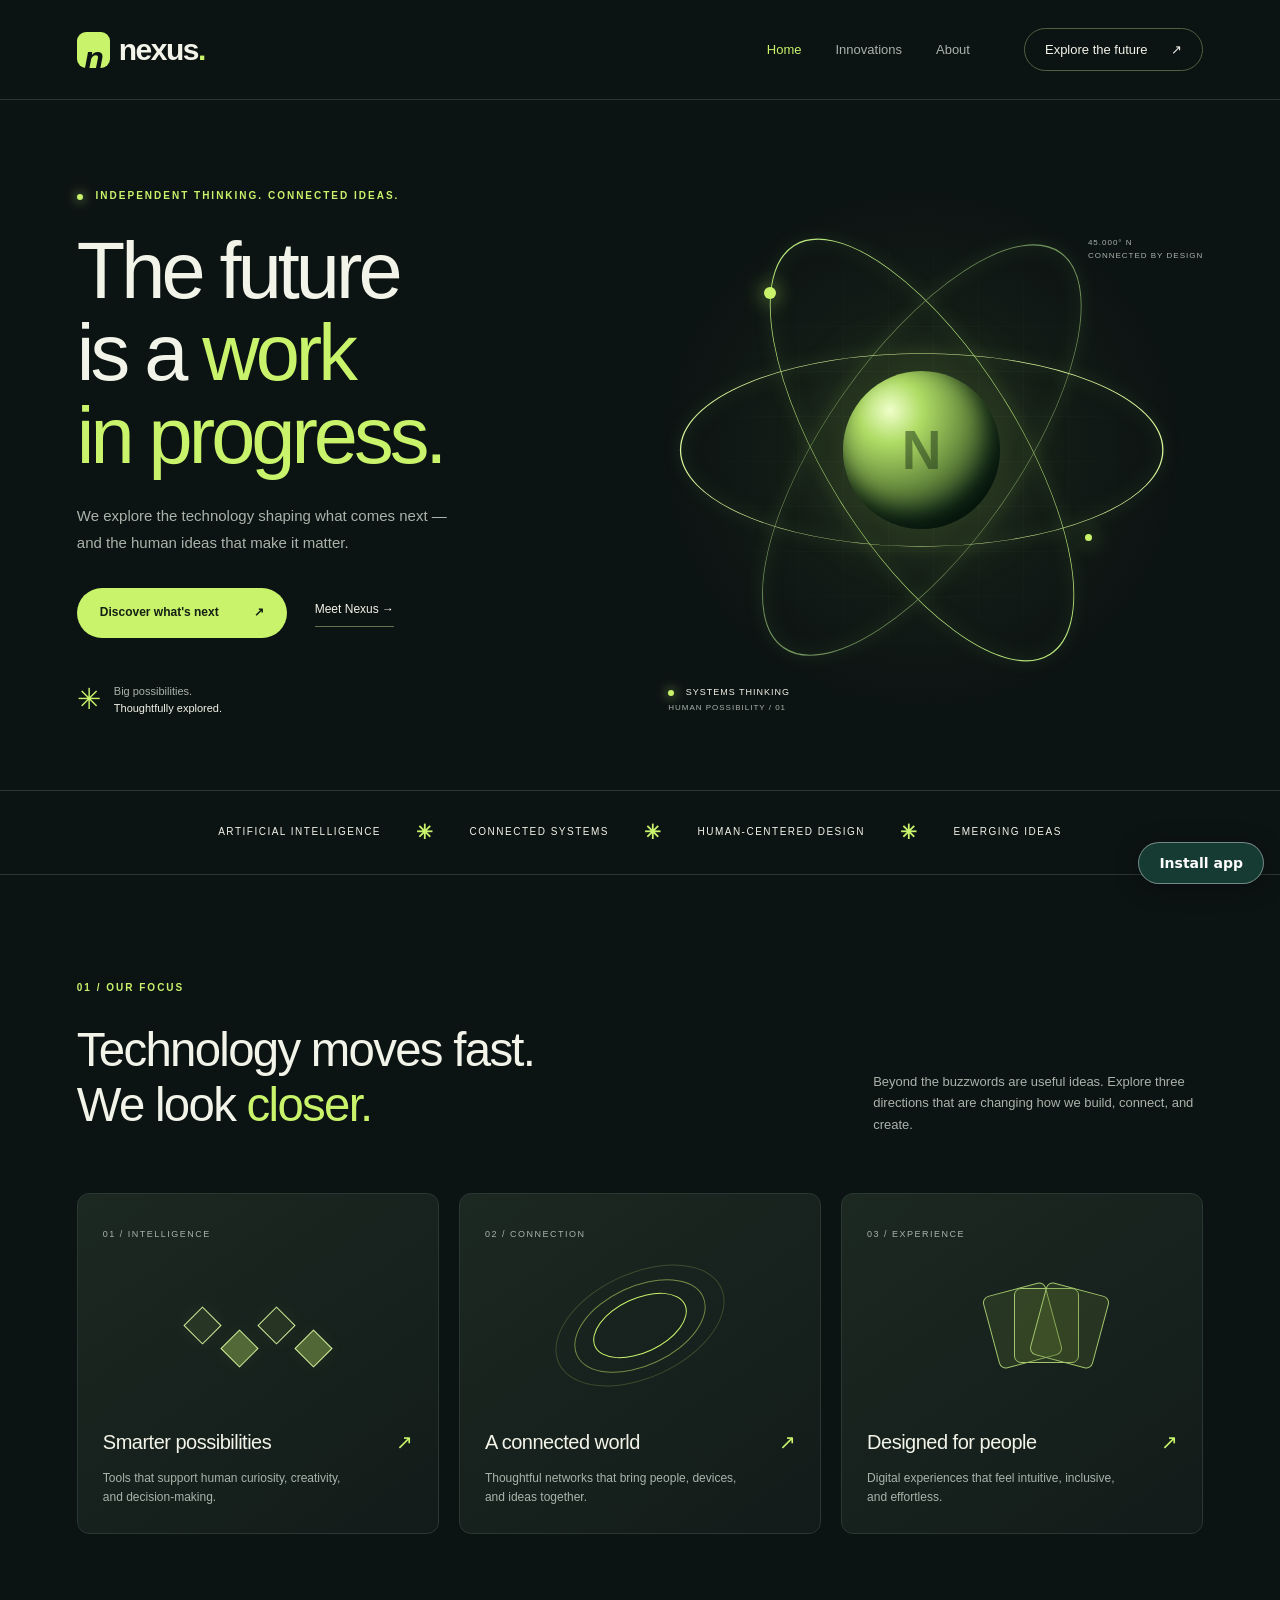
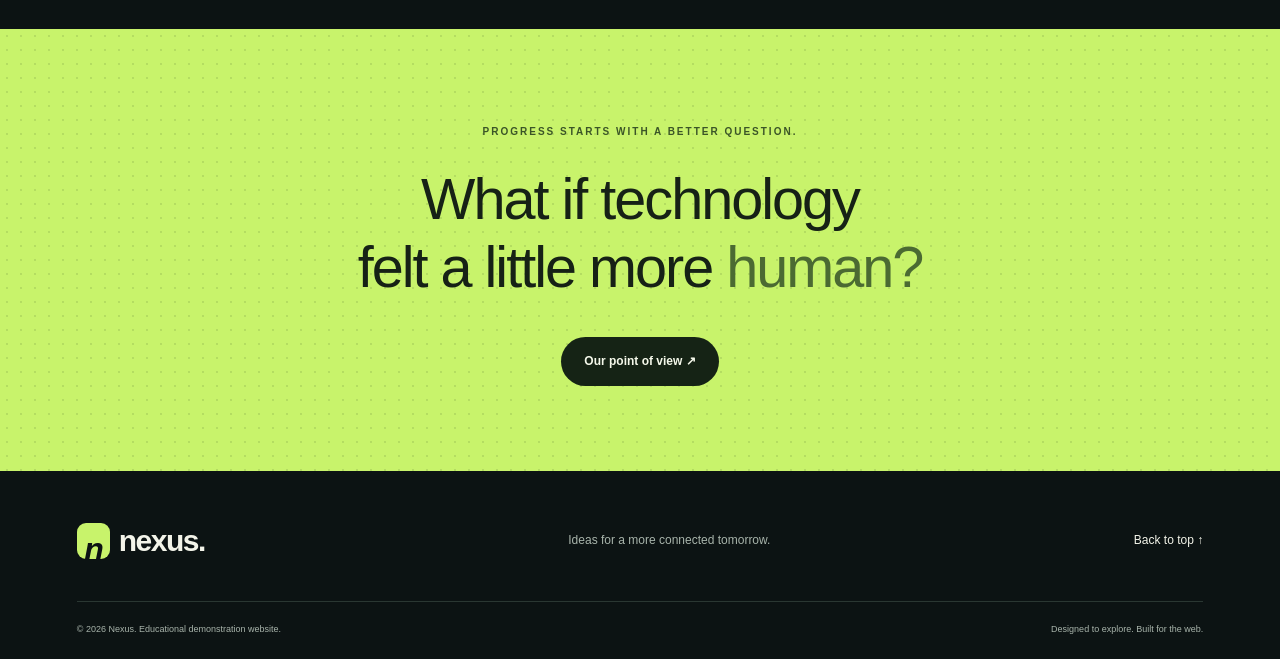
<file: index.html>
<!DOCTYPE html>
<html lang="en" id="top"><head><meta charset="utf-8"><meta name="description" content="Nexus is a fictional technology studio exploring thoughtful digital experiences, connected systems, and emerging technology."><title>Home · Nexus</title><link rel="icon" href="assets/favicon.svg" type="image/svg+xml"><link rel="stylesheet" href="assets/style.css">

<!-- PWA ACADEMY: App settings inserted automatically. The manifest supplies the app name, icon, start page and standalone display. -->
<meta name="viewport" content="width=device-width, initial-scale=1" data-pwa-academy="v2">
<meta name="theme-color" content="#176f61" data-pwa-academy="v2">
<link rel="manifest" href="academy-app.webmanifest" data-pwa-academy="v2">
<link rel="apple-touch-icon" href="academy-icons/apple-touch-icon.png" data-pwa-academy="v2">
<link rel="stylesheet" href="academy-mobile.css" data-pwa-academy="v2">
<!-- PWA ACADEMY: End app settings. Original website content and scripts are retained. -->
</head><body><a class="skip" href="#main">Skip to content</a><header><a class="logo" href="index.html"><span class="mark">n</span> nexus<span class="dot">.</span></a><button class="menu" aria-expanded="false" aria-controls="navigation">Menu <span>☰</span></button><nav id="navigation" aria-label="Main navigation"><a href="index.html" aria-current="page">Home</a><a href="innovations.html">Innovations</a><a href="about.html">About</a><a class="nav-cta" href="innovations.html">Explore the future <span>↗</span></a></nav></header><main id="main"><section class="hero"><div class="hero-copy"><p class="eyebrow"><span class="live"></span> INDEPENDENT THINKING. CONNECTED IDEAS.</p><h1>The future<br>is a <em>work<br>in progress.</em></h1><p class="intro">We explore the technology shaping what comes next — and the human ideas that make it matter.</p><div class="actions"><a class="button" href="innovations.html">Discover what's next <span>↗</span></a><a class="text-link" href="about.html">Meet Nexus <span>→</span></a></div><div class="hero-note"><span class="mini-icon">✳</span><p>Big possibilities.<br><b>Thoughtfully explored.</b></p></div></div><div class="orbital" role="img" aria-label="Abstract luminous orbital rings surrounding a connected digital core"><div class="orbit o1"></div><div class="orbit o2"></div><div class="orbit o3"></div><div class="core"><span>N</span></div><span class="sat s1"></span><span class="sat s2"></span><div class="art-label"><span class="live"></span> SYSTEMS THINKING<br><small>HUMAN POSSIBILITY / 01</small></div><div class="art-coordinate">45.000° N<br>CONNECTED BY DESIGN</div></div></section><div class="ticker" aria-label="Areas of exploration"><span>ARTIFICIAL INTELLIGENCE</span><b>✳</b><span>CONNECTED SYSTEMS</span><b>✳</b><span>HUMAN-CENTERED DESIGN</span><b>✳</b><span>EMERGING IDEAS</span></div><section class="section"><div class="section-head"><div><p class="eyebrow">01 / OUR FOCUS</p><h2>Technology moves fast.<br>We look <em>closer.</em></h2></div><p>Beyond the buzzwords are useful ideas. Explore three directions that are changing how we build, connect, and create.</p></div><div class="feature-grid"><a class="feature" href="innovations.html#intelligence"><span class="number">01 / INTELLIGENCE</span><div class="feature-art nodes"><i></i><i></i><i></i><i></i></div><h3>Smarter possibilities <span>↗</span></h3><p>Tools that support human curiosity, creativity, and decision-making.</p></a><a class="feature" href="innovations.html#connected"><span class="number">02 / CONNECTION</span><div class="feature-art waves"><i></i><i></i><i></i></div><h3>A connected world <span>↗</span></h3><p>Thoughtful networks that bring people, devices, and ideas together.</p></a><a class="feature" href="innovations.html#experiences"><span class="number">03 / EXPERIENCE</span><div class="feature-art tiles"><i></i><i></i><i></i></div><h3>Designed for people <span>↗</span></h3><p>Digital experiences that feel intuitive, inclusive, and effortless.</p></a></div></section><section class="statement"><p class="eyebrow">PROGRESS STARTS WITH A BETTER QUESTION.</p><h2>What if technology<br>felt a little more <em>human?</em></h2><a class="button light" href="about.html">Our point of view ↗</a></section></main><footer><div class="footer-top"><a class="logo" href="index.html"><span class="mark">n</span> nexus.</a><p>Ideas for a more connected tomorrow.</p><a href="#top">Back to top ↑</a></div><div class="footer-bottom"><span>© <span id="year">2026</span> Nexus. Educational demonstration website.</span><span>Designed to explore. Built for the web.</span></div></footer><script src="assets/main.js"></script>

<!-- PWA ACADEMY: Registers offline support and adds the Install app control. Test on HTTPS after publishing; opening this HTML as a local file will not install the app. -->
<script src="academy-install.js" defer="" data-pwa-academy="v2"></script>
<!-- PWA ACADEMY: End app integration. -->
</body></html>
</file>
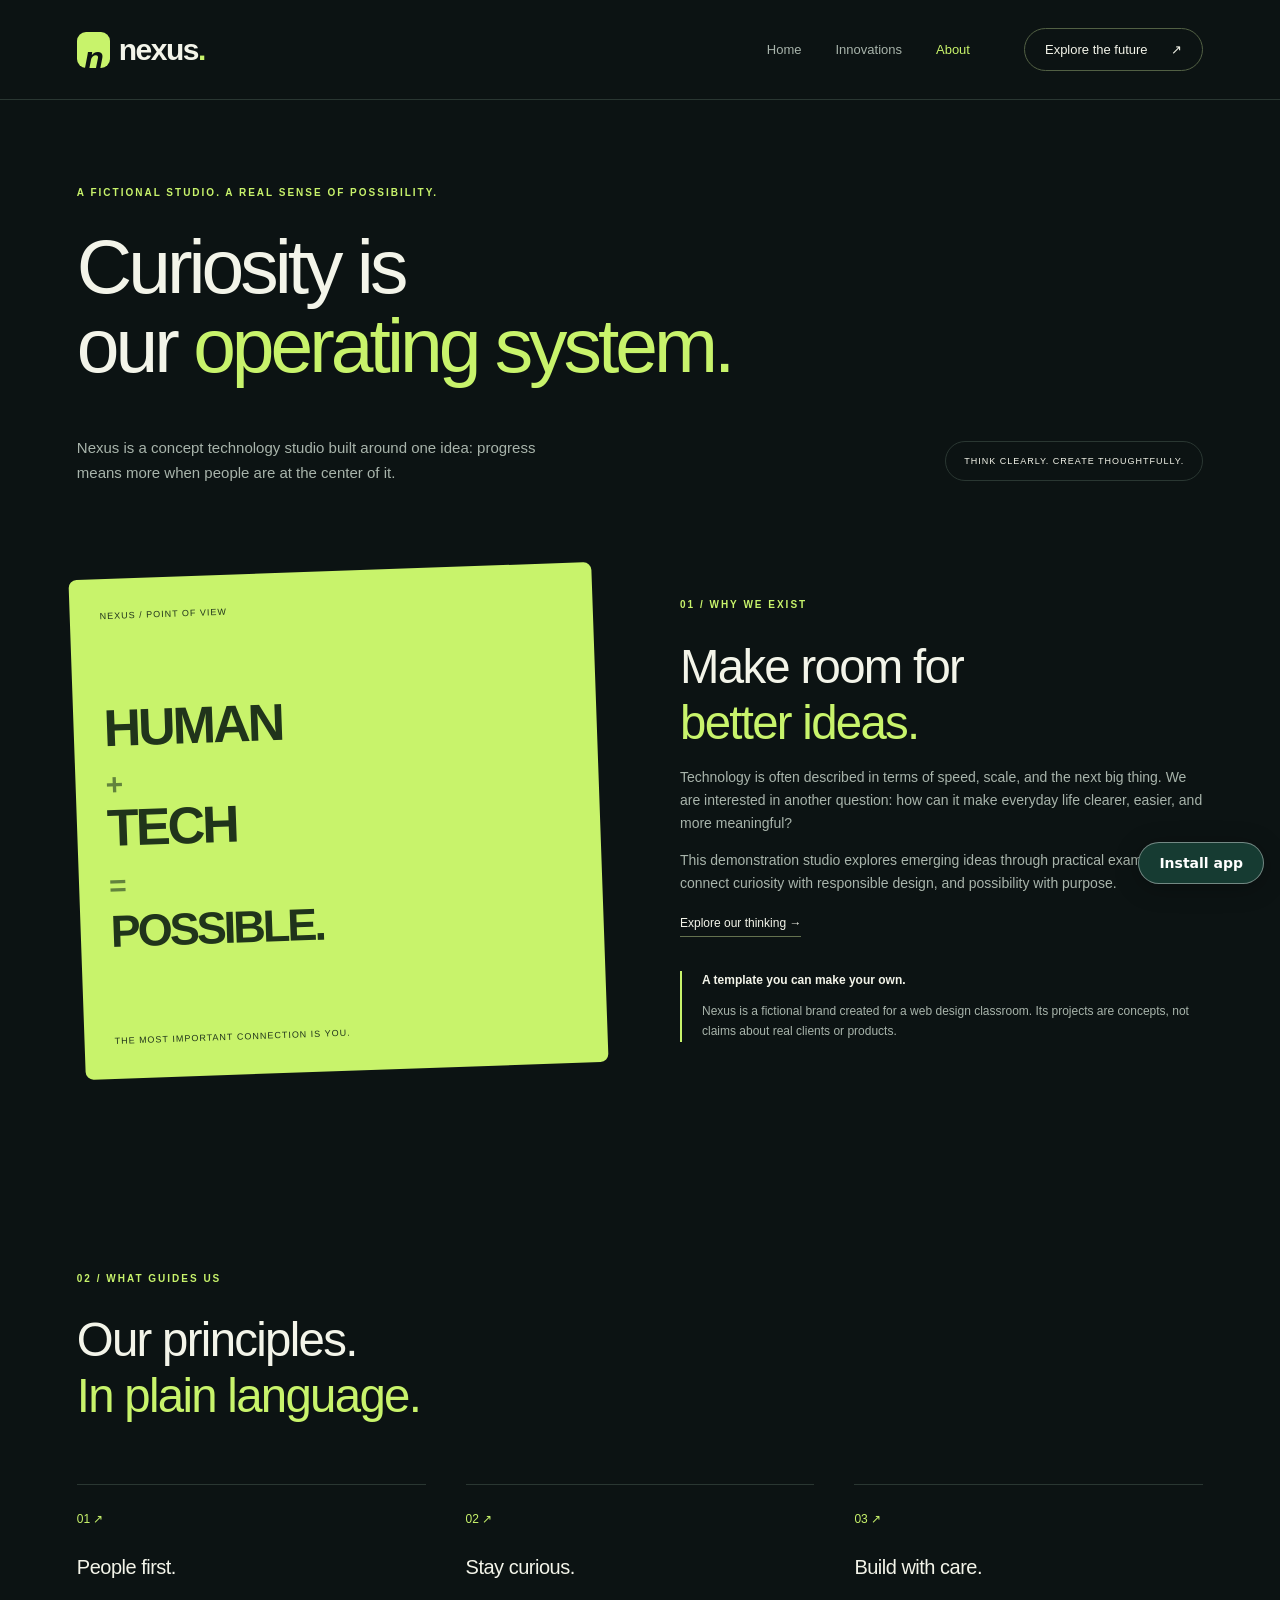
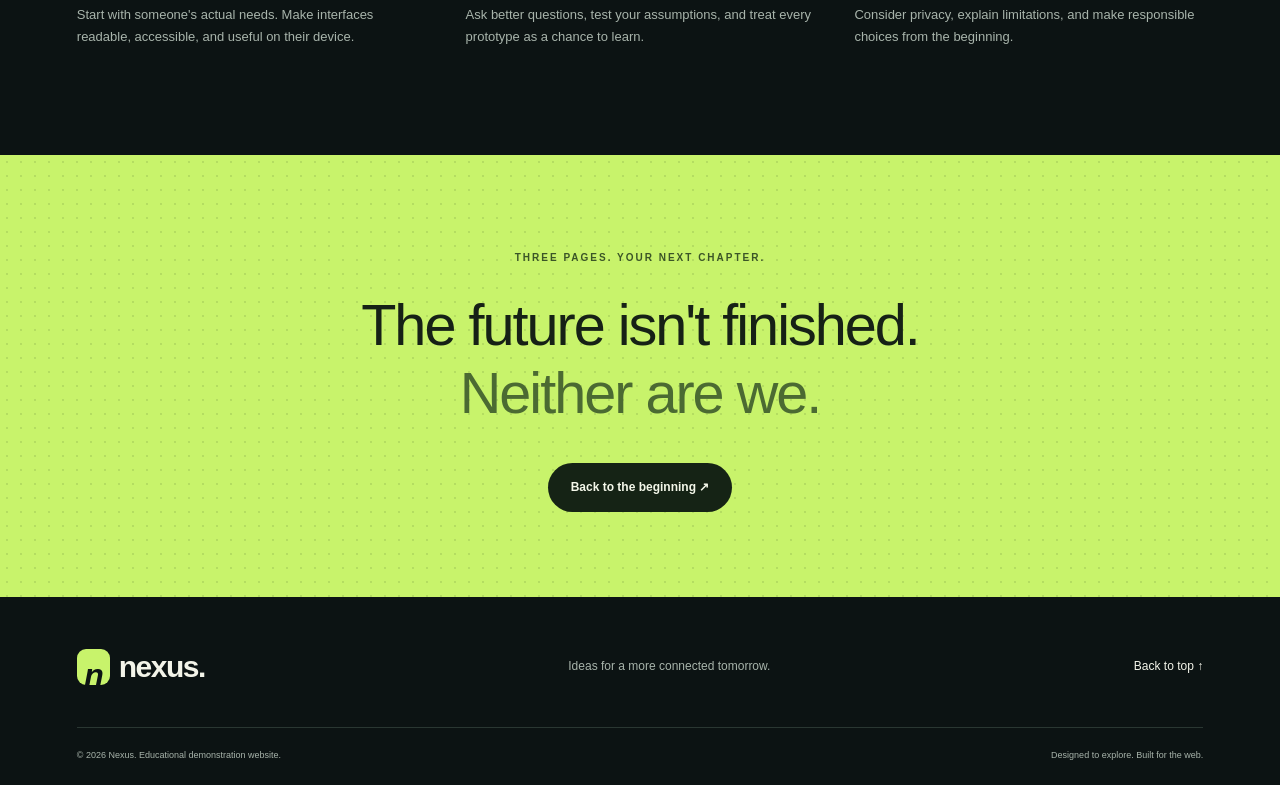
<file: about.html>
<!DOCTYPE html>
<html lang="en" id="top"><head><meta charset="utf-8"><meta name="description" content="Nexus is a fictional technology studio exploring thoughtful digital experiences, connected systems, and emerging technology."><title>About · Nexus</title><link rel="icon" href="assets/favicon.svg" type="image/svg+xml"><link rel="stylesheet" href="assets/style.css">

<!-- PWA ACADEMY: App settings inserted automatically. The manifest supplies the app name, icon, start page and standalone display. -->
<meta name="viewport" content="width=device-width, initial-scale=1" data-pwa-academy="v2">
<meta name="theme-color" content="#176f61" data-pwa-academy="v2">
<link rel="manifest" href="academy-app.webmanifest" data-pwa-academy="v2">
<link rel="apple-touch-icon" href="academy-icons/apple-touch-icon.png" data-pwa-academy="v2">
<link rel="stylesheet" href="academy-mobile.css" data-pwa-academy="v2">
<!-- PWA ACADEMY: End app settings. Original website content and scripts are retained. -->
</head><body><a class="skip" href="#main">Skip to content</a><header><a class="logo" href="index.html"><span class="mark">n</span> nexus<span class="dot">.</span></a><button class="menu" aria-expanded="false" aria-controls="navigation">Menu <span>☰</span></button><nav id="navigation" aria-label="Main navigation"><a href="index.html">Home</a><a href="innovations.html">Innovations</a><a href="about.html" aria-current="page">About</a><a class="nav-cta" href="innovations.html">Explore the future <span>↗</span></a></nav></header><main id="main"><section class="page-hero"><p class="eyebrow">A FICTIONAL STUDIO. A REAL SENSE OF POSSIBILITY.</p><h1>Curiosity is<br>our <em>operating system.</em></h1><div class="page-intro"><p>Nexus is a concept technology studio built around one idea: progress means more when people are at the center of it.</p><span class="pill">THINK CLEARLY. CREATE THOUGHTFULLY.</span></div></section><section class="about-story section"><div class="poster" role="img" aria-label="Typographic illustration: human plus technology equals possibility"><span>NEXUS / POINT OF VIEW</span><div>HUMAN<br><em>+</em><br>TECH<br><em>=</em><br><b>POSSIBLE.</b></div><small>THE MOST IMPORTANT CONNECTION IS YOU.</small></div><div><p class="eyebrow">01 / WHY WE EXIST</p><h2>Make room for<br><em>better ideas.</em></h2><p>Technology is often described in terms of speed, scale, and the next big thing. We are interested in another question: how can it make everyday life clearer, easier, and more meaningful?</p><p>This demonstration studio explores emerging ideas through practical examples. We connect curiosity with responsible design, and possibility with purpose.</p><a class="text-link" href="innovations.html">Explore our thinking →</a><div class="educational-note"><b>A template you can make your own.</b><p>Nexus is a fictional brand created for a web design classroom. Its projects are concepts, not claims about real clients or products.</p></div></div></section><section class="section"><div class="section-head"><div><p class="eyebrow">02 / WHAT GUIDES US</p><h2>Our principles.<br><em>In plain language.</em></h2></div></div><div class="principles"><article><span>01 ↗</span><h3>People first.</h3><p>Start with someone's actual needs. Make interfaces readable, accessible, and useful on their device.</p></article><article><span>02 ↗</span><h3>Stay curious.</h3><p>Ask better questions, test your assumptions, and treat every prototype as a chance to learn.</p></article><article><span>03 ↗</span><h3>Build with care.</h3><p>Consider privacy, explain limitations, and make responsible choices from the beginning.</p></article></div></section><section class="statement"><p class="eyebrow">THREE PAGES. YOUR NEXT CHAPTER.</p><h2>The future isn't finished.<br><em>Neither are we.</em></h2><a class="button light" href="index.html">Back to the beginning ↗</a></section></main><footer><div class="footer-top"><a class="logo" href="index.html"><span class="mark">n</span> nexus.</a><p>Ideas for a more connected tomorrow.</p><a href="#top">Back to top ↑</a></div><div class="footer-bottom"><span>© <span id="year">2026</span> Nexus. Educational demonstration website.</span><span>Designed to explore. Built for the web.</span></div></footer><script src="assets/main.js"></script>

<!-- PWA ACADEMY: Registers offline support and adds the Install app control. Test on HTTPS after publishing; opening this HTML as a local file will not install the app. -->
<script src="academy-install.js" defer="" data-pwa-academy="v2"></script>
<!-- PWA ACADEMY: End app integration. -->
</body></html>
</file>
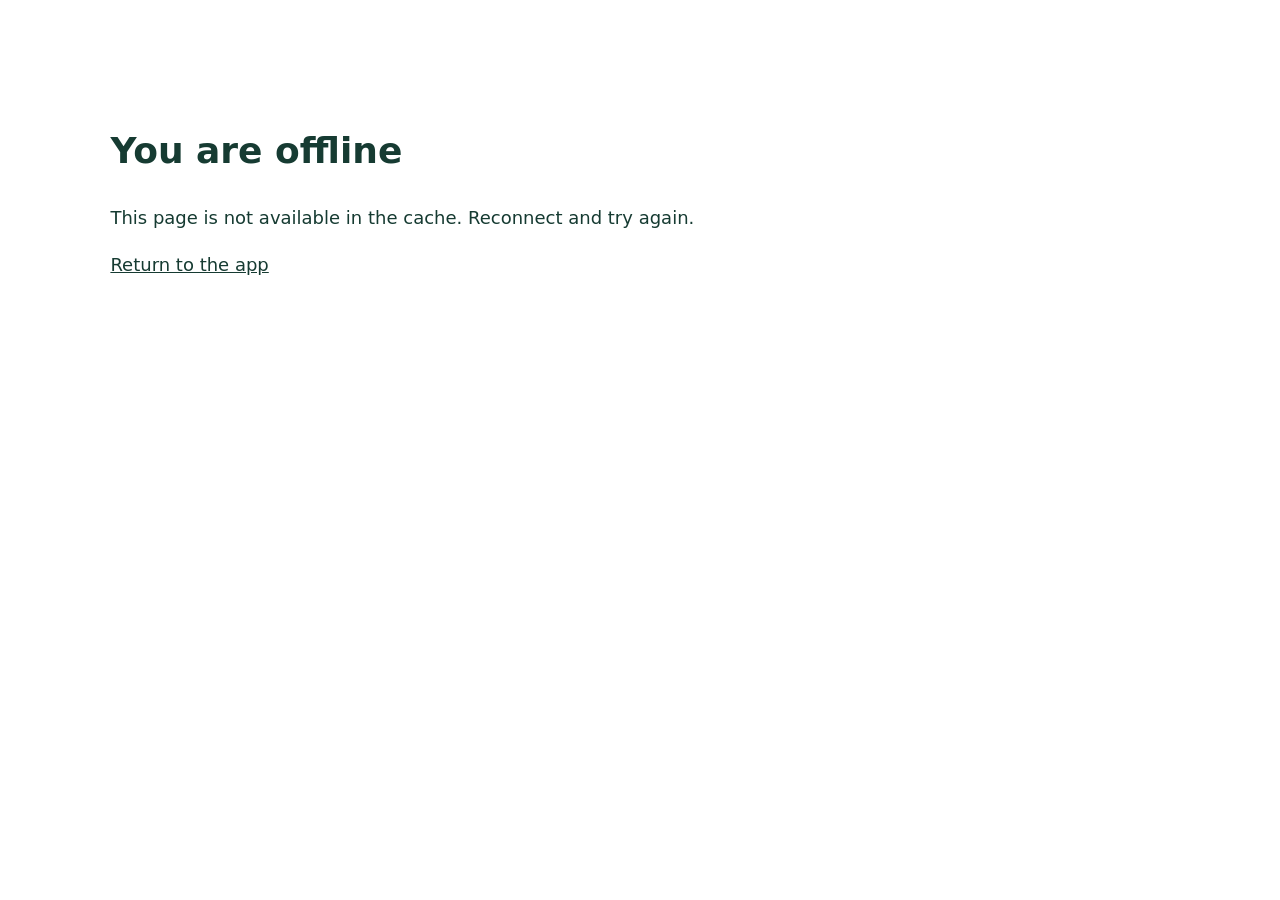
<file: academy-offline.html>
<!doctype html>
<html lang="en"><head><meta charset="utf-8"><meta name="viewport" content="width=device-width,initial-scale=1"><title>You are offline</title><style>body{font:18px/1.6 system-ui;padding:10vh 8%;color:#163b32}a{color:inherit}</style></head><body><h1>You are offline</h1><p>This page is not available in the cache. Reconnect and try again.</p><a href="./index.html">Return to the app</a></body></html>
</file>
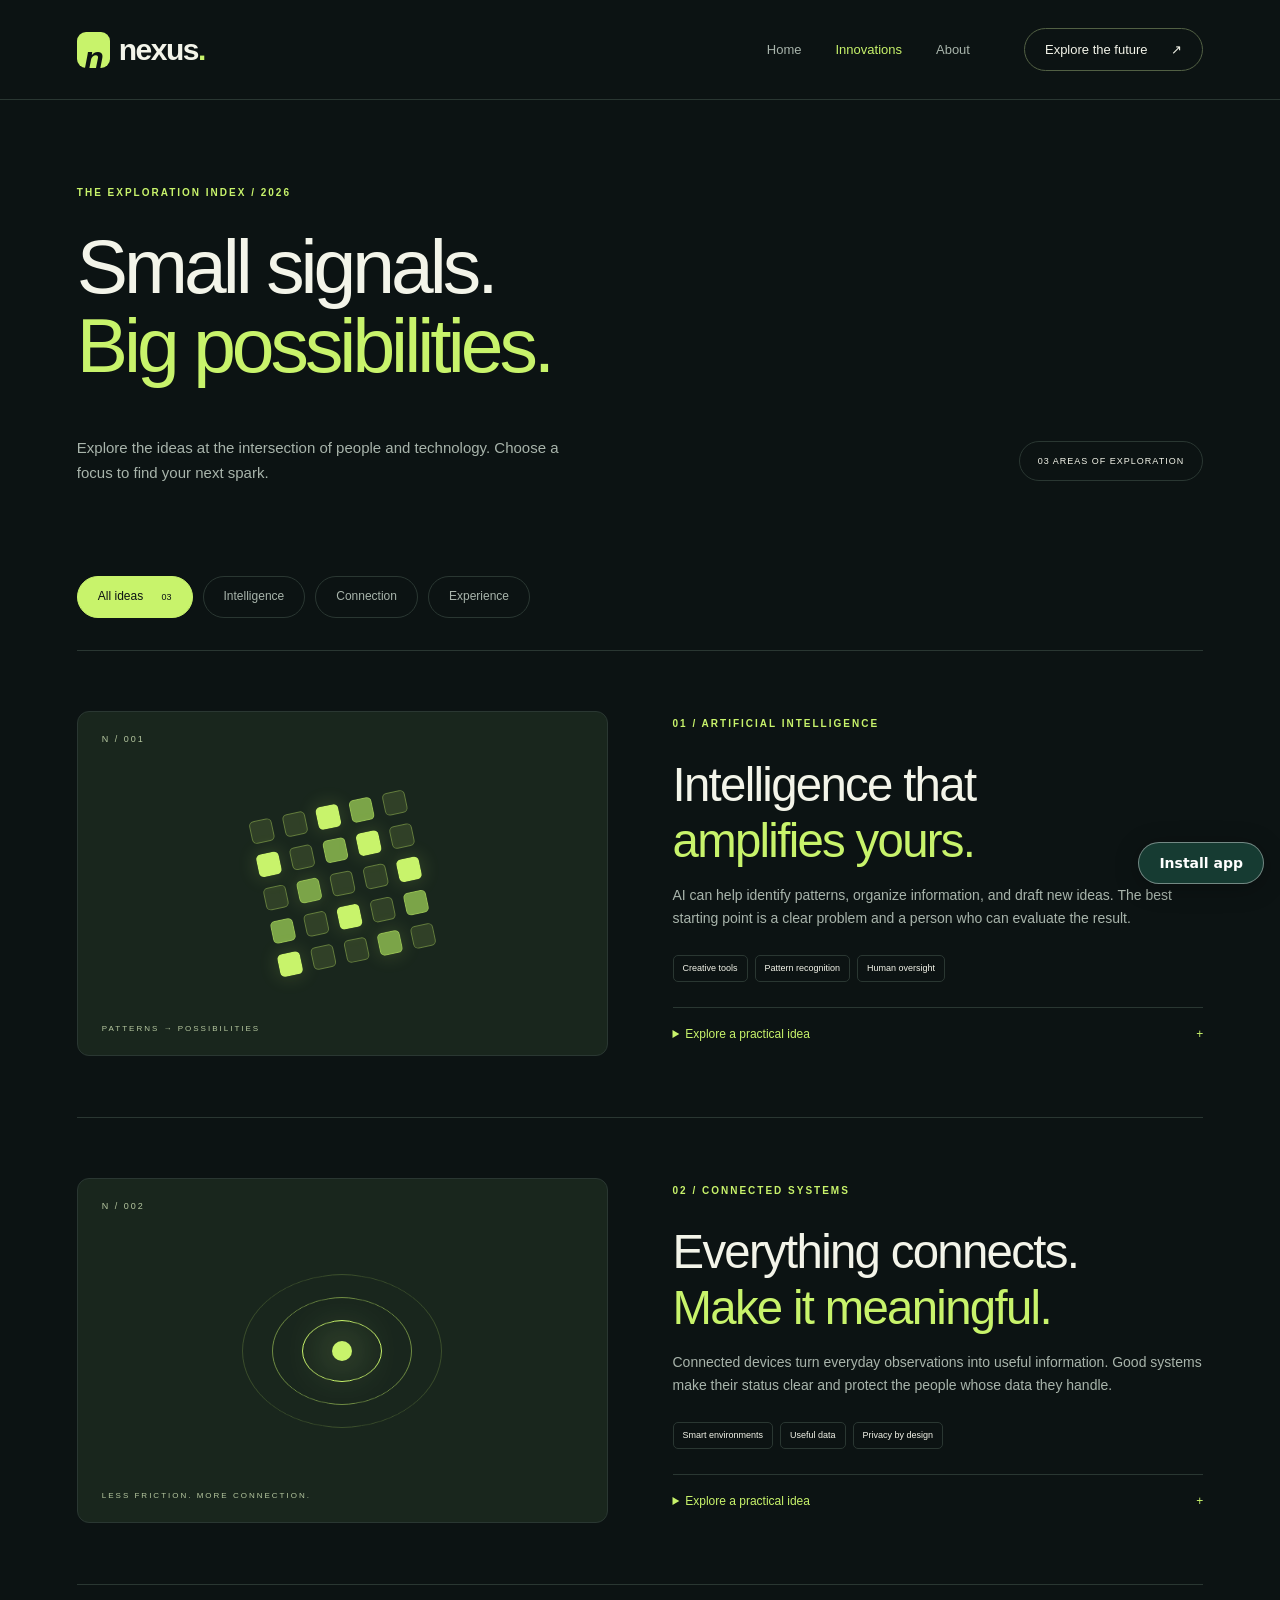
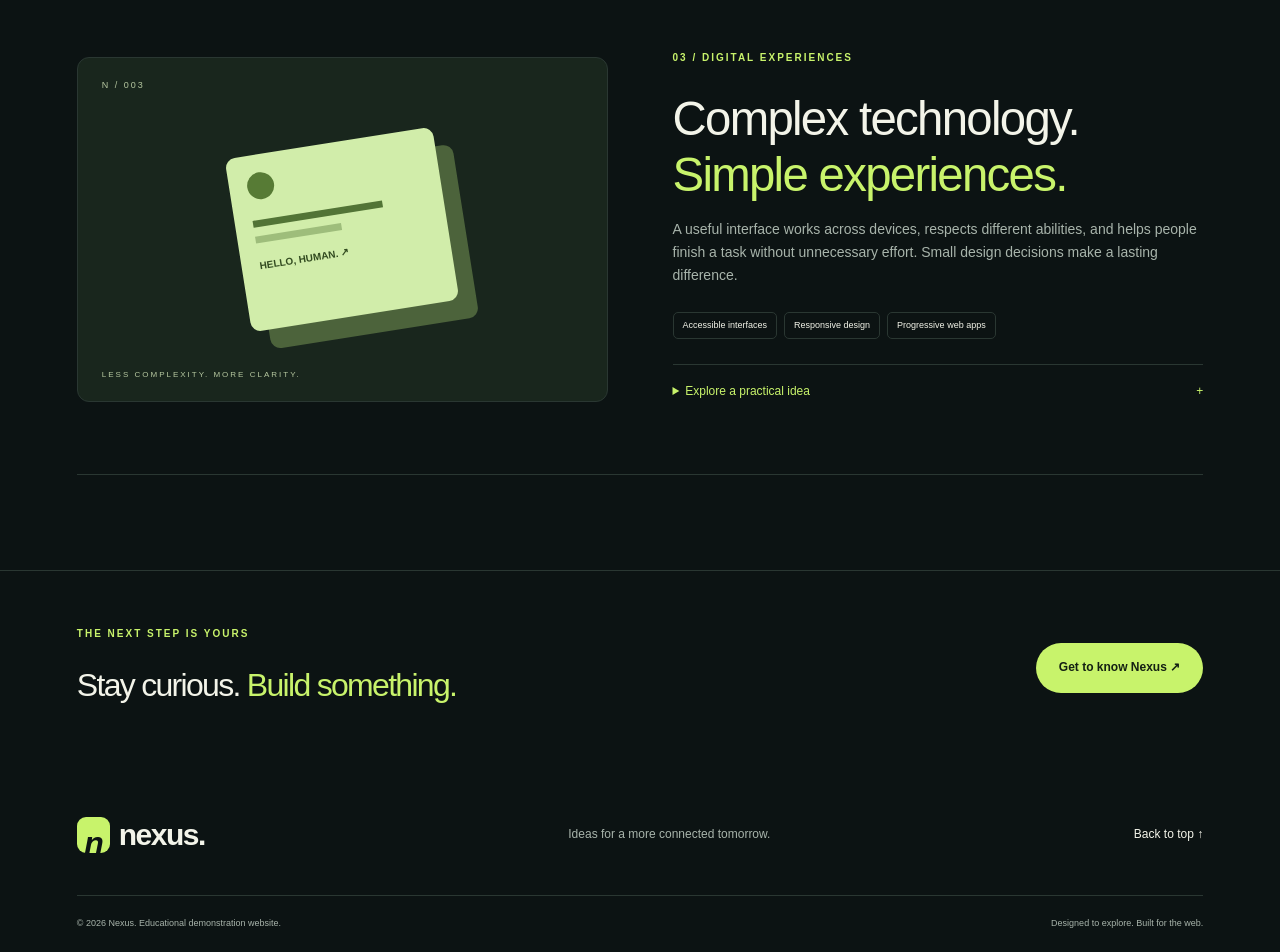
<file: innovations.html>
<!DOCTYPE html>
<html lang="en" id="top"><head><meta charset="utf-8"><meta name="description" content="Nexus is a fictional technology studio exploring thoughtful digital experiences, connected systems, and emerging technology."><title>Innovations · Nexus</title><link rel="icon" href="assets/favicon.svg" type="image/svg+xml"><link rel="stylesheet" href="assets/style.css">

<!-- PWA ACADEMY: App settings inserted automatically. The manifest supplies the app name, icon, start page and standalone display. -->
<meta name="viewport" content="width=device-width, initial-scale=1" data-pwa-academy="v2">
<meta name="theme-color" content="#176f61" data-pwa-academy="v2">
<link rel="manifest" href="academy-app.webmanifest" data-pwa-academy="v2">
<link rel="apple-touch-icon" href="academy-icons/apple-touch-icon.png" data-pwa-academy="v2">
<link rel="stylesheet" href="academy-mobile.css" data-pwa-academy="v2">
<!-- PWA ACADEMY: End app settings. Original website content and scripts are retained. -->
</head><body><a class="skip" href="#main">Skip to content</a><header><a class="logo" href="index.html"><span class="mark">n</span> nexus<span class="dot">.</span></a><button class="menu" aria-expanded="false" aria-controls="navigation">Menu <span>☰</span></button><nav id="navigation" aria-label="Main navigation"><a href="index.html">Home</a><a href="innovations.html" aria-current="page">Innovations</a><a href="about.html">About</a><a class="nav-cta" href="innovations.html">Explore the future <span>↗</span></a></nav></header><main id="main"><section class="page-hero"><p class="eyebrow">THE EXPLORATION INDEX / 2026</p><h1>Small signals.<br><em>Big possibilities.</em></h1><div class="page-intro"><p>Explore the ideas at the intersection of people and technology. Choose a focus to find your next spark.</p><span class="pill">03 AREAS OF EXPLORATION</span></div></section><section class="section innovation-section"><div class="filters" role="group" aria-label="Filter innovations"><button class="active" data-filter="all" aria-pressed="true">All ideas <span>03</span></button><button data-filter="intelligence" aria-pressed="false">Intelligence</button><button data-filter="connected" aria-pressed="false">Connection</button><button data-filter="experiences" aria-pressed="false">Experience</button></div><p class="sr-only" id="filter-status" role="status">Showing all 3 ideas.</p><div class="innovation-list"><article class="innovation" id="intelligence" data-category="intelligence"><div class="innovation-visual intelligence-visual"><span class="visual-index">N / 001</span><div class="brain-grid"><i></i><i></i><i></i><i></i><i></i><i></i><i></i><i></i><i></i><i></i><i></i><i></i><i></i><i></i><i></i><i></i><i></i><i></i><i></i><i></i><i></i><i></i><i></i><i></i><i></i></div><span class="visual-caption">PATTERNS → POSSIBILITIES</span></div><div class="innovation-copy"><p class="eyebrow">01 / ARTIFICIAL INTELLIGENCE</p><h2>Intelligence that<br><em>amplifies yours.</em></h2><p>AI can help identify patterns, organize information, and draft new ideas. The best starting point is a clear problem and a person who can evaluate the result.</p><ul class="tags"><li>Creative tools</li><li>Pattern recognition</li><li>Human oversight</li></ul><details><summary>Explore a practical idea <span>+</span></summary><p>Design a study planner that groups tasks by subject. First build a clear interface with sample data; then consider where automated suggestions would help. Always let the learner review and edit a suggestion.</p></details></div></article><article class="innovation" id="connected" data-category="connected"><div class="innovation-visual connection-visual"><span class="visual-index">N / 002</span><div class="signal"><i></i><i></i><i></i><b></b></div><span class="visual-caption">LESS FRICTION. MORE CONNECTION.</span></div><div class="innovation-copy"><p class="eyebrow">02 / CONNECTED SYSTEMS</p><h2>Everything connects.<br><em>Make it meaningful.</em></h2><p>Connected devices turn everyday observations into useful information. Good systems make their status clear and protect the people whose data they handle.</p><ul class="tags"><li>Smart environments</li><li>Useful data</li><li>Privacy by design</li></ul><details><summary>Explore a practical idea <span>+</span></summary><p>Prototype a room-comfort dashboard showing sample temperature, light, and humidity readings. Include timestamps and an offline indicator so users can distinguish current readings from old ones.</p></details></div></article><article class="innovation" id="experiences" data-category="experiences"><div class="innovation-visual experience-visual"><span class="visual-index">N / 003</span><div class="interface-art"><div></div><span></span><span></span><b>HELLO, HUMAN. ↗</b></div><span class="visual-caption">LESS COMPLEXITY. MORE CLARITY.</span></div><div class="innovation-copy"><p class="eyebrow">03 / DIGITAL EXPERIENCES</p><h2>Complex technology.<br><em>Simple experiences.</em></h2><p>A useful interface works across devices, respects different abilities, and helps people finish a task without unnecessary effort. Small design decisions make a lasting difference.</p><ul class="tags"><li>Accessible interfaces</li><li>Responsive design</li><li>Progressive web apps</li></ul><details><summary>Explore a practical idea <span>+</span></summary><p>Turn a responsive website into a PWA. Add a manifest and icons, introduce an offline fallback, and test installation on a real device. Keep navigation clear when browser controls are hidden.</p></details></div></article></div></section><section class="cta-strip"><div><p class="eyebrow">THE NEXT STEP IS YOURS</p><h2>Stay curious. <em>Build something.</em></h2></div><a class="button" href="about.html">Get to know Nexus ↗</a></section></main><footer><div class="footer-top"><a class="logo" href="index.html"><span class="mark">n</span> nexus.</a><p>Ideas for a more connected tomorrow.</p><a href="#top">Back to top ↑</a></div><div class="footer-bottom"><span>© <span id="year">2026</span> Nexus. Educational demonstration website.</span><span>Designed to explore. Built for the web.</span></div></footer><script src="assets/main.js"></script>

<!-- PWA ACADEMY: Registers offline support and adds the Install app control. Test on HTTPS after publishing; opening this HTML as a local file will not install the app. -->
<script src="academy-install.js" defer="" data-pwa-academy="v2"></script>
<!-- PWA ACADEMY: End app integration. -->
</body></html>
</file>
<file: assets/style.css>
:root{--bg:#0c1313;--panel:#141e1d;--line:#2a3732;--lime:#c8f36b;--text:#f3f4e9;--muted:#a8b4ab}*{box-sizing:border-box}html{scroll-behavior:smooth;scroll-padding-top:105px}body{margin:0;background:var(--bg);color:var(--text);font:16px/1.65 Arial,Helvetica,sans-serif}a{color:inherit;text-decoration:none}button{font:inherit}header{max-width:1440px;margin:auto;height:100px;padding:0 6%;display:flex;align-items:center;justify-content:space-between;border-bottom:1px solid var(--line)}.logo{font-size:30px;font-weight:800;letter-spacing:-1.5px;display:inline-flex;align-items:center;gap:9px}.mark{display:grid;place-items:center;background:var(--lime);color:var(--bg);border-radius:9px;width:33px;height:36px;font-style:italic;font-size:32px}.dot{color:var(--lime);margin-left:-9px}nav{display:flex;align-items:center;gap:34px;font-size:13px}nav a:not(.nav-cta){color:var(--muted)}nav a[aria-current=page],nav a:hover{color:var(--lime)}.nav-cta{border:1px solid #526044;border-radius:30px;padding:10px 20px;margin-left:20px}.nav-cta span{margin-left:20px}.menu{display:none}main{overflow:hidden}.hero{max-width:1440px;margin:auto;min-height:690px;display:grid;grid-template-columns:1fr 1fr;align-items:center;padding:65px 6% 55px}.eyebrow{font-size:10px;letter-spacing:2px;font-weight:700;color:var(--lime);margin-bottom:25px}.live{display:inline-block;width:6px;height:6px;background:var(--lime);border-radius:50%;box-shadow:0 0 12px #c8f388;margin-right:8px;vertical-align:middle}h1{font-size:clamp(52px,6.2vw,90px);line-height:1.04;letter-spacing:-4px;margin:20px 0 25px;font-weight:500}em{font-style:normal;color:var(--lime)}.intro{color:var(--muted);max-width:380px;font-size:15px;line-height:1.8}.actions{display:flex;align-items:center;gap:28px;margin:32px 0}.button{display:inline-flex;justify-content:space-between;align-items:center;gap:35px;background:var(--lime);color:#142013;padding:15px 23px;border-radius:30px;font-size:12px;font-weight:700;transition:transform .2s,background .2s}.button:hover{transform:translateY(-3px);background:#defba0}.text-link{font-size:12px;border-bottom:1px solid #64724f;padding-bottom:6px}.hero-note{display:flex;align-items:center;gap:13px;margin-top:40px;font-size:11px;color:var(--muted);line-height:1.5}.mini-icon{font-size:29px;color:var(--lime)}.hero-note p{margin:0}.hero-note b{font-weight:400;color:var(--text)}.orbital{position:relative;aspect-ratio:1;isolation:isolate;background:radial-gradient(ellipse at center,#56723b33,transparent 65%);width:100%;max-width:600px}.orbital:before{content:'';position:absolute;inset:4%;background-image:linear-gradient(#95b06d10 1px,transparent 1px),linear-gradient(90deg,#95b06d10 1px,transparent 1px);background-size:45px 45px;mask-image:radial-gradient(circle,#000,transparent 70%)}.orbit{position:absolute;inset:17%;border:1px solid #b6e57b;border-radius:50%;transform:rotate(-28deg) scaleX(.52);box-shadow:0 0 25px #a3d86718,inset 0 0 30px #a3d86715}.o1{transform:rotate(-32deg) scaleX(.52) scaleY(1.3)}.o2{transform:rotate(35deg) scaleX(.52) scaleY(1.3);border-color:#72945c}.o3{transform:rotate(90deg) scaleX(.52) scaleY(1.3);border-color:#d7f59a}.core{position:absolute;inset:36%;display:grid;place-items:center;border-radius:50%;background:radial-gradient(circle at 30% 25%,#efffca,#afdc65 20%,#63873c 50%,#12291b 80%);box-shadow:0 0 70px #afea5d44,inset -10px -15px 25px #06150c;color:#1b3419;font-size:55px;font-weight:800}.core span{opacity:.5}.sat{position:absolute;left:22%;top:21%;height:12px;width:12px;background:var(--lime);border-radius:50%;box-shadow:0 0 20px #b4e661}.s2{left:79%;top:65%;width:7px;height:7px}.art-label{position:absolute;bottom:3%;left:5%;font-size:9px;letter-spacing:1px}.art-label small{color:var(--muted);font-size:8px}.art-coordinate{position:absolute;right:0;top:12%;font-size:8px;color:var(--muted);letter-spacing:1px}.ticker{display:flex;align-items:center;justify-content:center;gap:35px;border-top:1px solid var(--line);border-bottom:1px solid var(--line);padding:25px 4%;font-size:10px;letter-spacing:1.5px;flex-wrap:wrap}.ticker b{color:var(--lime);font-size:20px}.section{max-width:1440px;margin:auto;padding:95px 6%}.section-head{display:flex;justify-content:space-between;align-items:flex-end;margin-bottom:45px;gap:30px}.section-head>p{max-width:330px;font-size:13px;color:var(--muted)}h2{font-size:clamp(30px,3.7vw,49px);line-height:1.18;letter-spacing:-1.7px;font-weight:500;margin:15px 0}h3{font-size:20px;letter-spacing:-.5px;font-weight:500}.feature-grid{display:grid;grid-template-columns:repeat(3,1fr);gap:20px}.feature{background:linear-gradient(145deg,#1c2822,#121b19);border:1px solid var(--line);border-radius:12px;padding:25px;transition:transform .2s,border-color .2s}.feature:hover{transform:translateY(-5px);border-color:#92b657}.number{font-size:9px;letter-spacing:1.5px;color:var(--muted)}.feature h3{display:flex;justify-content:space-between;margin-bottom:10px}.feature h3 span{color:var(--lime)}.feature p{font-size:12px;color:var(--muted);margin:0;max-width:260px}.feature-art{height:160px;position:relative;display:flex;align-items:center;justify-content:center}.nodes{gap:10px}.nodes i{width:27px;height:27px;border:1px solid #d2ef9b;transform:rotate(45deg);background:#c8f36b16;box-shadow:0 0 20px #c8f36b11}.nodes i:nth-child(even){margin-top:45px;background:#c8f36b55}.waves i{position:absolute;border:1px solid #c8f36b;border-radius:50%;width:100px;height:55px;transform:rotate(-25deg)}.waves i:nth-child(2){width:140px;height:80px;opacity:.5}.waves i:nth-child(3){width:180px;height:105px;opacity:.2}.tiles i{width:65px;height:75px;border:1px solid #a2c56d;border-radius:7px;transform:rotate(-15deg);background:#5a76303b;position:absolute}.tiles i:nth-child(2){transform:translateX(24px) rotate(0)}.tiles i:nth-child(3){transform:translateX(47px) rotate(15deg)}.statement{background:var(--lime);color:#162116;text-align:center;padding:85px 6%;background-image:radial-gradient(#273e1920 1px,transparent 1px);background-size:14px 14px}.statement .eyebrow{color:#3b5527}.statement h2{font-size:clamp(35px,4.5vw,60px);letter-spacing:-2px;margin:25px 0 35px}.statement em{color:#4b6a32}.light{background:#152315;color:#f4f8ea}.light:hover{background:#2e4425}footer{max-width:1440px;margin:auto;padding:45px 6% 22px}.footer-top,.footer-bottom{display:flex;justify-content:space-between;align-items:center;gap:20px}.footer-top p{color:var(--muted);font-size:12px}.footer-top>a:last-child{font-size:12px}.footer-bottom{border-top:1px solid var(--line);padding-top:20px;margin-top:35px;font-size:9px;color:var(--muted)}.page-hero{max-width:1440px;margin:auto;padding:75px 6% 60px}.page-hero h1{font-size:clamp(48px,6vw,80px)}.page-intro{display:flex;justify-content:space-between;align-items:center;gap:35px;margin-top:35px}.page-intro p{max-width:490px;color:var(--muted);font-size:15px}.pill{font-size:9px;letter-spacing:1px;white-space:nowrap;border:1px solid var(--line);padding:12px 18px;border-radius:25px}.innovation-section{padding-top:15px}.filters{display:flex;gap:10px;padding-bottom:32px;border-bottom:1px solid var(--line);flex-wrap:wrap}.filters button{background:transparent;border:1px solid var(--line);color:var(--muted);border-radius:25px;font-size:12px;padding:10px 20px;cursor:pointer}.filters button.active{background:var(--lime);color:var(--bg);border-color:var(--lime)}.filters span{font-size:9px;margin-left:15px}.innovation{display:grid;grid-template-columns:1fr 1fr;gap:65px;padding:55px 0;border-bottom:1px solid var(--line);align-items:center}.innovation[hidden]{display:none}.innovation-visual{height:345px;background:#19261d;border:1px solid var(--line);border-radius:12px;position:relative;display:grid;place-items:center;overflow:hidden}.visual-index,.visual-caption{position:absolute;left:24px;top:20px;font-size:9px;letter-spacing:2px;color:#b6c8a0}.visual-caption{top:auto;bottom:20px;font-size:8px}.brain-grid{display:grid;grid-template-columns:repeat(5,23px);gap:11px;transform:rotate(-12deg)}.brain-grid i{height:23px;border-radius:5px;background:#c8f36b22;border:1px solid #c8f36b55}.brain-grid i:nth-child(3n){background:var(--lime);box-shadow:0 0 20px #c8f36b33}.brain-grid i:nth-child(4n){background:#7ba448}.innovation-copy>p:not(.eyebrow){font-size:14px;color:var(--muted)}.tags{display:flex;gap:7px;flex-wrap:wrap;padding:0;list-style:none;margin:25px 0}.tags li{font-size:9px;border:1px solid var(--line);padding:5px 9px;border-radius:5px}.innovation details{border-top:1px solid var(--line);font-size:12px;padding:17px 0}.innovation summary{cursor:pointer;color:var(--lime)}.innovation summary span{float:right}.innovation details p{color:var(--muted)}.signal{position:relative;width:220px;height:200px;display:grid;place-items:center}.signal i{position:absolute;width:80px;height:80px;border:1px solid var(--lime);border-radius:50%;transform:rotateX(40deg)}.signal i:nth-child(2){width:140px;height:140px;opacity:.5}.signal i:nth-child(3){width:200px;height:200px;opacity:.2}.signal b{width:20px;height:20px;border-radius:50%;background:var(--lime);box-shadow:0 0 45px #c8f388}.interface-art{background:#d1edaa;border-radius:10px;padding:18px;width:210px;height:175px;transform:rotate(-9deg);box-shadow:17px 20px 0 #4c633b}.interface-art div{width:27px;height:27px;background:#577b35;border-radius:50%;margin-bottom:20px}.interface-art span{display:block;height:7px;width:75%;background:#527436;margin-top:9px}.interface-art span+span{width:50%;opacity:.4}.interface-art b{font-size:10px;color:#324b20;display:block;margin-top:15px}.cta-strip{border-top:1px solid var(--line);padding:45px 6%;max-width:1440px;margin:auto;display:flex;justify-content:space-between;align-items:center;gap:25px}.cta-strip h2{font-size:32px}.about-story{display:grid;grid-template-columns:1fr 1fr;gap:80px;padding-top:10px;align-items:center}.about-story>div>p:not(.eyebrow){font-size:14px;color:var(--muted)}.poster{min-height:500px;background:#c8f36b;color:#20341b;padding:30px;display:flex;flex-direction:column;justify-content:space-between;border-radius:8px;transform:rotate(-2deg)}.poster>span,.poster small{font-size:9px;letter-spacing:1px}.poster>div{font-size:52px;line-height:.95;letter-spacing:-3px;font-weight:800;padding:20px 0}.poster em{font-size:30px;color:#62833d;line-height:1.3}.poster b{font-size:45px}.educational-note{border-left:2px solid var(--lime);padding:0 0 0 20px;margin-top:35px;font-size:12px}.educational-note p{color:var(--muted)}.principles{display:grid;grid-template-columns:repeat(3,1fr);gap:40px}.principles article{border-top:1px solid var(--line);padding-top:20px}.principles span{font-size:12px;color:var(--lime)}.principles p{color:var(--muted);font-size:13px}.skip,.sr-only{position:absolute;width:1px;height:1px;overflow:hidden;clip-path:inset(50%)}.skip:focus{width:auto;height:auto;clip-path:none;background:var(--lime);color:#142013;z-index:10;padding:12px}a:focus-visible,button:focus-visible,summary:focus-visible{outline:2px solid var(--lime);outline-offset:5px}@media(min-width:1000px){.orbital{animation:float 9s ease-in-out infinite}@keyframes float{50%{transform:translateY(-12px)}}}@media(max-width:900px){header{height:80px}.nav-cta{display:none}.hero{min-height:auto;padding-top:50px;gap:20px}.hero h1{font-size:65px}.orbital{min-width:300px}.actions{gap:15px;flex-wrap:wrap}.feature{padding:20px}.feature h3{font-size:17px}.feature-art{height:130px}.innovation{gap:30px}.about-story{gap:35px}.page-intro{align-items:flex-start;flex-direction:column;gap:10px}.section{padding-top:65px;padding-bottom:65px}.poster{min-height:450px}.poster>div{font-size:43px}.poster b{font-size:36px}.principles{gap:20px}}@media(max-width:620px){header{position:relative;flex-wrap:wrap;z-index:5}.menu{display:flex;gap:25px;background:transparent;border:1px solid var(--line);color:var(--text);border-radius:20px;padding:7px 15px;font-size:12px}nav{display:none;position:absolute;left:0;right:0;top:79px;background:var(--panel);padding:25px 6%;border-bottom:1px solid var(--line);gap:25px}nav.open{display:flex}.hero{grid-template-columns:1fr;padding-bottom:25px}.hero h1{font-size:68px;letter-spacing:-3px}.hero .eyebrow{font-size:8px}.hero-copy{position:relative;z-index:1}.orbital{max-width:370px;min-width:0;justify-self:center;margin-top:0}.hero-note{margin-top:25px}.ticker{gap:13px;font-size:8px;padding:18px 5%}.ticker span:last-child,.ticker b:last-of-type{display:none}.ticker b{font-size:15px}.section-head{display:block}.section-head>p{margin-top:25px}.feature-grid,.principles,.innovation,.about-story{grid-template-columns:1fr}.feature{padding:25px}.feature-art{height:150px}.feature h3{font-size:21px}.feature p{max-width:none}.section{padding:55px 6%}.page-hero{padding-top:50px;padding-bottom:35px}.page-hero h1{letter-spacing:-2.5px}.innovation{gap:25px;padding:35px 0}.innovation-visual{height:300px}.innovation h2{font-size:36px}.cta-strip{align-items:flex-start;flex-direction:column}.about-story{gap:45px}.poster{max-width:400px;width:96%;margin:auto;min-height:480px}.poster>div{font-size:53px}.poster b{font-size:44px}.principles{gap:25px}.footer-top{align-items:flex-start;flex-wrap:wrap}.footer-top p{width:100%;order:3}.footer-bottom{align-items:flex-start;flex-direction:column;gap:8px}.statement{padding:65px 6%}.statement h2{letter-spacing:-1px}.pill{font-size:8px;white-space:normal}}
@media(prefers-reduced-motion:reduce){html{scroll-behavior:auto}*,*:before,*:after{animation:none!important;transition:none!important}}
</file>
<file: academy-mobile.css>
/* PWA ACADEMY: minimal mobile enhancements; original layout is retained. */
img,video,canvas{max-width:100%;height:auto}pre{max-width:100%;overflow-x:auto}input,select,textarea,button{font:inherit}
#pwa-academy-install{position:fixed;right:max(16px,env(safe-area-inset-right));bottom:max(16px,env(safe-area-inset-bottom));z-index:2147483000;border:1px solid #ffffff66;border-radius:99px;background:#163b32;color:white;padding:12px 20px;box-shadow:0 4px 24px #0004;cursor:pointer;font:600 14px system-ui}
.pwa-academy-dialog{max-width:420px;width:calc(100% - 40px);border:0;border-radius:16px;padding:28px;background:#fff;color:#163b32;font:16px/1.6 system-ui}.pwa-academy-dialog::backdrop{background:#0008}.pwa-academy-dialog button{background:#163b32;color:#fff;padding:10px 18px;border:0;border-radius:7px;cursor:pointer}
</file>
